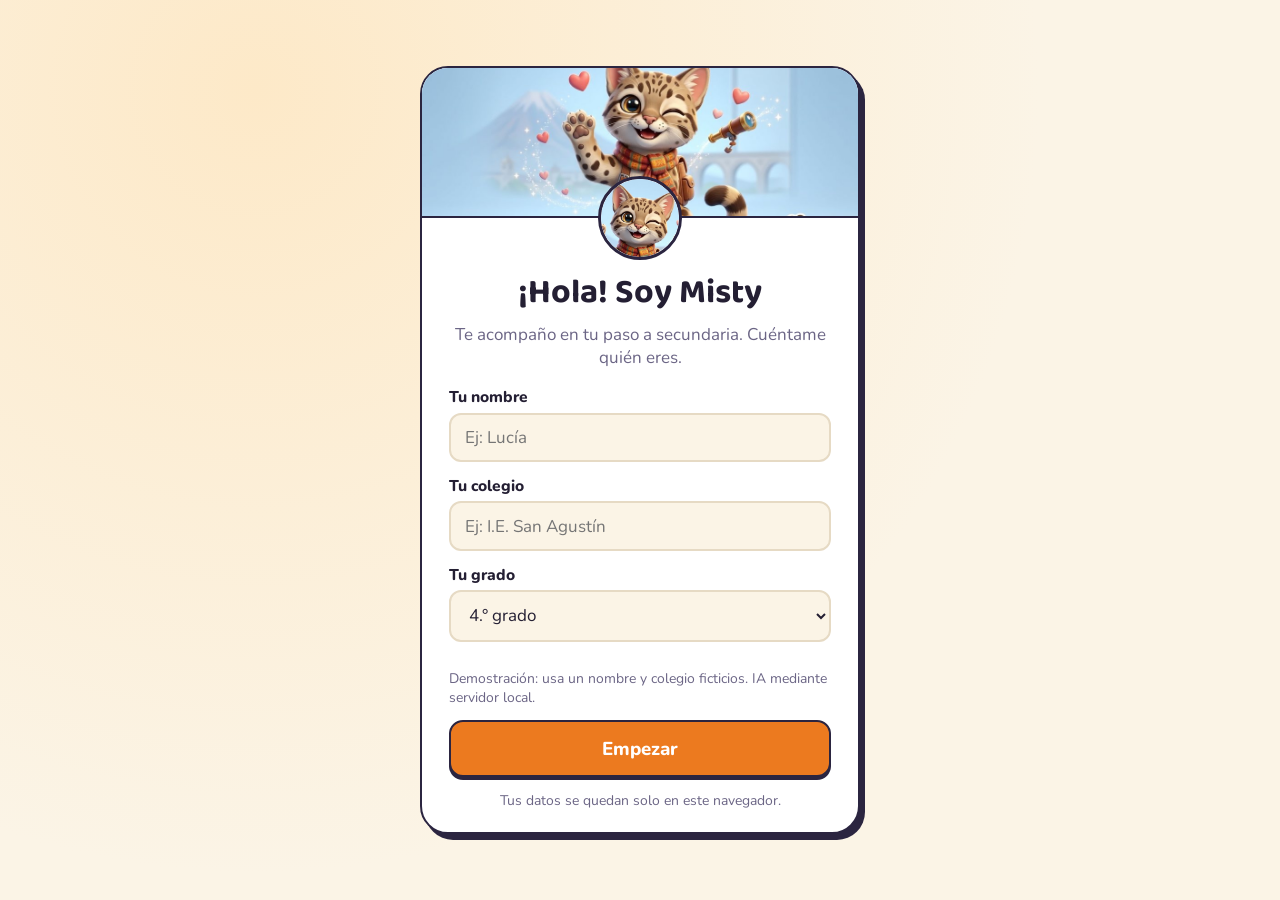
<file: index.html>
<!DOCTYPE html>
<html lang="es">
<head>
  <meta charset="utf-8">
  <meta name="viewport" content="width=device-width, initial-scale=1">
  <title>Misty · tu gata guía</title>
  <link rel="preconnect" href="https://fonts.googleapis.com">
  <link rel="preconnect" href="https://fonts.gstatic.com" crossorigin>
  <link href="https://fonts.googleapis.com/css2?family=Baloo+2:wght@600;800&family=Nunito:wght@400;600;700;800&display=swap" rel="stylesheet">
  <link rel="stylesheet" href="style.css">
</head>
<body data-modo="tutor">
  <div id="toasts" aria-live="polite"></div>

  <!-- ============ REGISTRO DE ENTRADA ============ -->
  <section id="registro" class="screen hidden">
    <div class="reg-card">
      <div class="reg-banner"><img src="assets/misty-referencia.jpg" alt="Misty, la gata guía"></div>
      <div id="regCat" class="reg-cat"><img src="assets/misty-avatar.png" alt=""></div>
      <h1>¡Hola! Soy Misty</h1>
      <p class="reg-sub">Te acompaño en tu paso a secundaria. Cuéntame quién eres.</p>
      <form id="regForm" autocomplete="off">
        <label><span class="lab">Tu nombre</span>
          <input id="regNombre" required maxlength="40" placeholder="Ej: Lucía"></label>
        <label><span class="lab">Tu colegio</span>
          <input id="regColegio" required maxlength="80" placeholder="Ej: I.E. San Agustín"></label>
        <label><span class="lab">Tu grado</span>
          <select id="regGrado">
            <option value="4.° grado">4.° grado</option>
            <option value="5.° grado">5.° grado</option>
            <option value="6.° grado">6.° grado</option>
          </select></label>
        <input id="regKey" type="hidden" value="">
        <p class="fine">Demostración: usa un nombre y colegio ficticios. IA mediante servidor local.</p>
        <button class="btn primary big" type="submit">Empezar</button>
      </form>
      <p class="fine">Tus datos se quedan solo en este navegador.</p>
    </div>
  </section>

  <!-- ============ APP ============ -->
  <div id="app" class="hidden">
    <aside id="sidebar">
      <div class="brand"><img class="brand-img" src="assets/misty-avatar.png" alt=""><span>Misty</span></div>
      <div class="perfil-mini">
        <img class="perfil-img" src="assets/misty-avatar.png" alt="">
        <b id="sbNombre"></b>
        <small id="sbGrado"></small>
      </div>
      <nav>
        <p class="nav-tit">Aprendizaje</p>
        <button data-vista="inicio"><span>🏠</span>Inicio</button>
        <button data-vista="guia"><span>🧭</span>Mi ruta</button>
        <button data-vista="tutor"><span>💬</span>Tutor</button>
        <button data-panel="logros"><span>🏆</span>Logros</button>
        <button data-panel="areas"><span>📚</span>Áreas</button>
        <button data-panel="mapa"><span>🕸️</span>Mapa de progreso</button>
        <p class="nav-tit">Cuenta</p>
        <button data-panel="perfil"><span>👤</span>Perfil</button>
        <button data-panel="accesorios"><span>🧢</span>Accesorios</button>
        <button data-panel="reporte"><span>📄</span>Reporte</button>
        <button data-panel="config"><span>⚙️</span>Configuración</button>
      </nav>
    </aside>

    <main id="main">
      <section id="stage">
        <svg id="escena" viewBox="0 0 400 600" preserveAspectRatio="xMidYMid slice" aria-hidden="true">
          <defs>
            <linearGradient id="cielo" x1="0" y1="0" x2="0" y2="1"><stop offset="0" stop-color="#7fbdf2"/><stop offset=".65" stop-color="#cfe8fb"/><stop offset="1" stop-color="#f4f9ff"/></linearGradient>
            <linearGradient id="volcan" x1="0" y1="0" x2="0" y2="1"><stop offset="0" stop-color="#8a9cc2"/><stop offset="1" stop-color="#b7c6e0"/></linearGradient>
          </defs>
          <rect width="400" height="600" fill="url(#cielo)"/>
          <circle cx="330" cy="90" r="34" fill="#fff6c9" opacity=".85"/>
          <g fill="#fff" opacity=".9"><ellipse cx="90" cy="110" rx="46" ry="14"/><ellipse cx="122" cy="100" rx="30" ry="14"/><ellipse cx="300" cy="190" rx="52" ry="13"/><ellipse cx="270" cy="182" rx="26" ry="12"/></g>
          <path d="M-20 400 L70 300 L120 340 L170 290 L230 400Z" fill="#a9bbdb"/>
          <path d="M120 400 L250 205 L300 250 L330 235 L440 400Z" fill="url(#volcan)"/>
          <path d="M250 205 L222 247 L240 242 L252 262 L266 240 L284 250 L300 250Z" fill="#fff"/>
          <path d="M-20 430 Q100 380 220 420 T430 410 L430 600 L-20 600Z" fill="#cfe7c4"/>
          <rect x="0" y="470" width="400" height="130" fill="#f1e6cf"/>
          <g fill="#d9c7a0"><path d="M10 470 v-40 a30 30 0 0 1 60 0 v40z"/><path d="M110 470 v-52 a36 36 0 0 1 72 0 v52z"/><path d="M230 470 v-40 a30 30 0 0 1 60 0 v40z"/><path d="M330 470 v-52 a36 36 0 0 1 72 0 v52z"/></g>
          <g fill="#f8f1e0"><path d="M18 470 v-36 a22 22 0 0 1 44 0 v36z"/><path d="M120 470 v-48 a26 26 0 0 1 52 0 v48z"/><path d="M238 470 v-36 a22 22 0 0 1 44 0 v36z"/><path d="M340 470 v-48 a26 26 0 0 1 52 0 v48z"/></g>
          <rect x="0" y="470" width="400" height="8" fill="#c9b78c"/>
        </svg>
        <div id="stageCat"></div>
        <div id="floatLayer"></div>
      </section>

      <section id="content">
        <header id="topbar">
          <button id="menuBtn" class="icon-btn" aria-label="Menú">☰</button>
          <div id="modoSwitch" role="group" aria-label="Vista">
            <button data-vista="inicio" aria-pressed="true">🏠 Inicio</button>
            <button data-vista="guia" data-modo="guia" aria-pressed="false">🧭 Guía</button>
            <button data-vista="tutor" data-modo="tutor" aria-pressed="false">🎓 Tutor</button>
          </div>
          <div id="hud">
            <span id="hudNivel" class="pill">Nivel 1</span>
            <div class="bar" title="Progreso al siguiente nivel"><div id="hudBarra"></div></div>
            <span id="hudPts" class="hud-pts">0 pts</span>
            <span id="hudRacha" class="pill racha" title="Días seguidos">🔥 0</span>
          </div>
        </header>

        <div id="vistaInicio" class="vista"></div>

        <div id="vistaAprender" class="vista">
          <section id="panel">
            <div id="rutaPanel" class="ruta hidden">
              <div class="ruta-head">
                <select id="rutaSel" aria-label="Mis rutas"></select>
                <span id="rutaArea" class="badge"></span>
              </div>
              <div id="rutaNodos" class="ruta-nodos"></div>
            </div>
            <div id="chatLog" aria-live="polite"></div>
          </section>

          <form id="chatBar" autocomplete="off">
            <div id="fotoPrev" class="foto-prev hidden"></div>
            <div class="bar-row">
              <div class="input-pill">
                <button type="button" id="btnFoto" class="icon-btn flat" title="Subir foto del cuaderno" aria-label="Subir foto">📷</button>
                <input id="fotoInput" type="file" accept="image/*" hidden>
                <input id="chatInput" type="text" maxlength="600" placeholder="Escribe aquí…" aria-label="Mensaje">
                <button type="button" id="btnMic" class="icon-btn flat" title="Hablar" aria-label="Micrófono">🎤</button>
              </div>
              <button type="submit" id="btnEnviar" class="btn primary send" aria-label="Enviar">➤</button>
            </div>
          </form>
        </div>
      </section>
    </main>
  </div>

  <!-- ============ HOJA DE LECCIÓN ============ -->
  <div id="hoja" class="hoja hidden" role="dialog" aria-modal="true" aria-label="Lección">
    <div id="hojaBox" class="hoja-box"></div>
  </div>

  <!-- ============ MODAL ============ -->
  <div id="modal" class="modal hidden" role="dialog" aria-modal="true" aria-labelledby="modalTitle">
    <div class="modal-box">
      <header><h2 id="modalTitle"></h2><button id="modalClose" class="icon-btn flat" aria-label="Cerrar">✕</button></header>
      <div id="modalBody"></div>
    </div>
  </div>

  <!-- Three.js local (vendor/). Si falta, Misty usa su versión 2D automáticamente. -->
  <script src="vendor/three.min.js"></script>
  <script src="js/curriculum.js"></script>
  <script src="js/cat.js"></script>
  <script src="js/ai.js"></script>
  <script src="js/voice.js"></script>
  <script src="js/app.js"></script>
</body>
</html>
</file>
<file: style.css>
:root {
  --bg: #fbf4e6;
  --bg2: #fde9c8;
  --panel: #ffffff;
  --ink: #241f33;
  --ink2: #6b6585;
  --line: #e6dac4;
  --edge: #2b2540;
  --primary: #ec7a1f;
  --primary-ink: #ffffff;
  --accent: #f6b73c;
  --good: #1f9d63;
  --good-bg: #dff6e8;
  --bad: #e0474c;
  --bad-bg: #fde3e4;
  --amarillo: #ffe7a0; --azul: #cfe2ff; --naranja: #ffd2a6; --rosa: #ffd3de; --menta: #cdf1dc;
  --shadow: 0 6px 22px rgba(80, 50, 20, .12);
  --radius: 20px;
  --font: "Nunito", system-ui, -apple-system, "Segoe UI", Roboto, sans-serif;
  --font-display: "Baloo 2", "Nunito", system-ui, sans-serif;
}
body.dark {
  --bg: #17152a; --bg2: #26213f; --panel: #221e3b; --ink: #f1eefc; --ink2: #b4aed0; --line: #3c365e;
  --edge: #0b0916; --primary: #f08a33; --good-bg: #17382c; --bad-bg: #44222a;
  --amarillo: #5b4a1c; --azul: #1f3358; --naranja: #5a3a1e; --rosa: #55263a; --menta: #1c4733;
  --shadow: 0 6px 22px rgba(0, 0, 0, .35);
}

* { box-sizing: border-box; }
html { font-size: 17px; }
body {
  margin: 0; font-family: var(--font); color: var(--ink);
  background: var(--bg); min-height: 100vh; min-height: 100dvh;
  -webkit-font-smoothing: antialiased;
}
.hidden { display: none !important; }
button { font-family: inherit; cursor: pointer; }
input, select { font-family: inherit; font-size: 1rem; color: var(--ink); }
h1, h2, h3 { font-family: var(--font-display); margin: 0; }

/* ----- botones ----- */
.btn {
  border: 2px solid var(--edge); border-radius: 14px; padding: .6rem 1.1rem; font-weight: 800; font-size: 1rem;
  background: var(--panel); color: var(--ink); box-shadow: 0 3px 0 var(--edge); transition: transform .08s, box-shadow .08s;
}
.btn:active { transform: translateY(3px); box-shadow: 0 0 0 var(--edge); }
.btn.primary { background: var(--primary); color: var(--primary-ink); }
.btn.big { padding: .8rem 1.4rem; font-size: 1.1rem; width: 100%; }
.btn.danger { background: var(--bad-bg); color: var(--bad); }
.btn[disabled] { opacity: .55; cursor: not-allowed; }
.icon-btn {
  border: 0; background: var(--bg2); width: 2.5rem; height: 2.5rem; border-radius: 50%;
  font-size: 1.15rem; display: grid; place-items: center; color: var(--ink); flex: none;
}
.icon-btn.flat { background: transparent; }
.icon-btn:hover { background: var(--bg2); }
.icon-btn.grabando { background: var(--bad); color: #fff; animation: pulso 1s infinite; }
@keyframes pulso { 50% { box-shadow: 0 0 0 8px rgba(224, 71, 76, .25); } }

/* ----- registro ----- */
.screen {
  min-height: 100vh; min-height: 100dvh; display: grid; place-items: center; padding: 1.2rem;
  background: radial-gradient(circle at 20% 10%, var(--bg2), var(--bg) 60%);
}
.reg-card {
  width: min(440px, 100%); background: var(--panel); border: 2px solid var(--edge); border-radius: 28px;
  box-shadow: 5px 6px 0 var(--edge); padding: 0 1.6rem 1.3rem; text-align: center; overflow: hidden;
}
.reg-banner { margin: 0 -1.6rem; height: 150px; overflow: hidden; background: #cfe5fb; border-bottom: 2px solid var(--edge); }
.reg-banner img { width: 100%; height: 100%; object-fit: cover; object-position: 50% 35%; display: block; }
.reg-cat { width: 84px; height: 84px; margin: -42px auto 0; position: relative; border-radius: 50%; border: 3px solid var(--edge); overflow: hidden; background: #fff; }
.reg-cat img { width: 100%; height: 100%; object-fit: cover; display: block; }
.reg-card h1 { font-size: 2rem; margin-top: .3rem; }
.reg-sub { color: var(--ink2); margin: .2rem 0 1rem; }
#regForm { display: grid; gap: .8rem; text-align: left; }
label { display: grid; gap: .25rem; }
.lab { font-weight: 800; font-size: .92rem; }
.lab small, .nota { font-weight: 600; color: var(--ink2); font-size: .8rem; }
.nota { display: block; }
label input:not([type=checkbox]):not([type=range]), label select, .form select {
  width: 100%; padding: .65rem .8rem; border-radius: 12px; border: 2px solid var(--line);
  background: var(--bg); outline: none;
}
label input:focus, label select:focus { border-color: var(--primary); }
.fine { color: var(--ink2); font-size: .82rem; margin: .8rem 0 0; }

/* ----- layout principal ----- */
#app {
  display: grid; grid-template-columns: 236px 1fr; height: 100vh; height: 100dvh; background: var(--bg);
}
#sidebar {
  background: var(--bg); border-right: 2px dashed var(--line); padding: 1rem .8rem;
  display: flex; flex-direction: column; gap: .8rem; overflow-y: auto; z-index: 20;
}
.brand { display: flex; align-items: center; gap: .5rem; font-family: var(--font-display); font-size: 1.7rem; font-weight: 800; padding: 0 .3rem; }
.brand-img { width: 2.2rem; height: 2.2rem; border-radius: 50%; border: 2px solid var(--edge); object-fit: cover; }
.perfil-mini { display: grid; justify-items: center; gap: .1rem; text-align: center; padding: .4rem 0 .2rem; }
.perfil-img { width: 64px; height: 64px; border-radius: 50%; border: 3px solid var(--edge); object-fit: cover; background: #fff; }
.perfil-mini b { font-family: var(--font-display); font-size: 1.1rem; margin-top: .2rem; }
.perfil-mini small { color: var(--ink2); font-weight: 700; }
#sidebar nav { display: grid; gap: .2rem; }
.nav-tit { margin: .7rem 0 .15rem .5rem; font-size: .72rem; font-weight: 800; letter-spacing: .08em; text-transform: uppercase; color: var(--ink2); }
#sidebar nav button {
  display: flex; align-items: center; gap: .6rem; text-align: left; border: 2px solid transparent; background: transparent;
  padding: .5rem .7rem; border-radius: 12px; font-weight: 700; font-size: .95rem; color: var(--ink);
}
#sidebar nav button:hover { background: var(--bg2); }
#sidebar nav button.activo { background: var(--amarillo); border-color: var(--edge); box-shadow: 0 2px 0 var(--edge); }
#sidebar nav button span { font-size: 1.15rem; width: 1.5rem; text-align: center; }

#main {
  display: grid; min-height: 0; gap: 1rem; padding: .9rem 1rem .9rem .9rem;
  grid-template-columns: minmax(270px, 35%) minmax(0, 1fr); grid-template-rows: minmax(0, 1fr);
}
#content { display: flex; flex-direction: column; min-height: 0; min-width: 0; gap: .7rem; }
#topbar { display: flex; align-items: center; gap: .6rem; flex-wrap: wrap; }
#menuBtn { display: none; }
#hud { display: flex; align-items: center; gap: .5rem; flex: 1; min-width: 0; justify-content: flex-end; }
.pill { background: var(--panel); border: 2px solid var(--edge); border-radius: 999px; padding: .15rem .7rem; font-weight: 800; font-size: .85rem; white-space: nowrap; }
.pill.racha { color: #d9570b; }
.bar { flex: 0 1 130px; height: 12px; background: var(--panel); border: 2px solid var(--edge); border-radius: 999px; overflow: hidden; }
.bar > div { height: 100%; width: 0; background: linear-gradient(90deg, var(--accent), var(--primary)); transition: width .5s; }
.hud-pts { font-weight: 800; font-size: .85rem; color: var(--ink2); white-space: nowrap; }
#modoSwitch { display: flex; background: var(--panel); border: 2px solid var(--edge); border-radius: 999px; padding: .2rem; box-shadow: 0 3px 0 var(--edge); }
#modoSwitch button { border: 0; background: transparent; padding: .35rem .9rem; border-radius: 999px; font-weight: 800; color: var(--ink2); font-size: .92rem; }
#modoSwitch button[aria-pressed="true"] { background: var(--primary); color: #fff; }

.vista { display: none; flex: 1; min-height: 0; flex-direction: column; gap: .6rem; }
body[data-vista="inicio"] #vistaInicio { display: block; overflow-y: auto; padding: .2rem .35rem 1rem 0; }
body:not([data-vista="inicio"]) #vistaAprender { display: flex; }

/* ----- escenario del gato ----- */
#stage {
  position: relative; min-height: 0; overflow: hidden; border: 2px solid var(--edge); border-radius: 26px;
  box-shadow: 4px 5px 0 var(--edge); background: #cfe8fb;
}
#escena { position: absolute; inset: 0; width: 100%; height: 100%; }
body.dark #escena { filter: brightness(.62) saturate(.9); }
#stageCat { position: absolute; inset: 0; }
.cat-canvas, .cat-svg { width: 100%; height: 100%; display: block; cursor: pointer; touch-action: manipulation; }
#floatLayer { position: absolute; inset: 0; pointer-events: none; overflow: hidden; }
.float-pts {
  position: absolute; left: 50%; top: 30%; transform: translateX(-50%); font-family: var(--font-display);
  font-weight: 800; font-size: 1.6rem; color: var(--good); text-shadow: 0 2px 0 #fff, 0 0 12px #fff;
  animation: sube 1.8s ease-out forwards; text-align: center; white-space: nowrap;
}
.float-pts small { display: block; font-size: .75rem; color: #4a4560; font-family: var(--font); font-weight: 800; }
@keyframes sube { 0% { opacity: 0; transform: translate(-50%, 20px) scale(.7); } 15% { opacity: 1; transform: translate(-50%, 0) scale(1.1); } 100% { opacity: 0; transform: translate(-50%, -90px) scale(1); } }

/* ----- dashboard (Inicio) ----- */
.dgrid { display: grid; grid-template-columns: repeat(2, minmax(0, 1fr)); gap: .9rem; }
.dgrid > .ancho2 { grid-column: 1 / -1; }
.saludo { display: flex; align-items: center; gap: .9rem; flex-wrap: wrap; }
.saludo h2 { font-size: 2rem; }
.saludo-burbuja { display: flex; align-items: center; gap: .5rem; background: var(--amarillo); border: 2px solid var(--edge); border-radius: 16px; padding: .35rem .8rem .35rem .4rem; font-weight: 700; font-size: .9rem; position: relative; }
.saludo-burbuja img { width: 2.3rem; height: 2.3rem; border-radius: 50%; border: 2px solid var(--edge); object-fit: cover; background: #fff; }
.stats4 { display: grid; grid-template-columns: repeat(4, minmax(0, 1fr)); gap: .7rem; }
.stat-card {
  border: 2px solid var(--edge); border-radius: 18px; padding: .7rem .8rem; position: relative; overflow: hidden;
  box-shadow: 3px 4px 0 var(--edge); min-height: 92px; display: grid; align-content: start;
}
.stat-card b { font-family: var(--font-display); font-size: 1.25rem; line-height: 1.1; }
.stat-card small { font-weight: 700; color: var(--ink2); }
.stat-card i { position: absolute; right: .5rem; bottom: .2rem; font-style: normal; font-size: 2.1rem; }
.stat-card.yellow { background: var(--amarillo); } .stat-card.blue { background: var(--azul); }
.stat-card.orange { background: var(--naranja); } .stat-card.pink { background: var(--rosa); }
.dcard { background: var(--panel); border: 2px solid var(--edge); border-radius: 20px; padding: .9rem 1rem; box-shadow: 3px 4px 0 var(--edge); display: grid; gap: .55rem; align-content: start; }
.dcard h3 { font-size: 1.1rem; }
.dcard .sub { color: var(--ink2); font-size: .85rem; font-weight: 700; margin: -.35rem 0 0; }
.dcard.tint-y { background: var(--amarillo); } .dcard.tint-b { background: var(--azul); } .dcard.tint-m { background: var(--menta); }
.dbar { display: grid; gap: .15rem; font-size: .85rem; font-weight: 800; }
.dbar > div:first-child { display: flex; justify-content: space-between; }
.dbar .pista { height: 11px; border: 2px solid var(--edge); border-radius: 99px; background: var(--panel); overflow: hidden; }
.dbar .pista > div { height: 100%; background: var(--primary); border-radius: 99px; }
.dcard .btn { justify-self: start; padding: .4rem 1rem; font-size: .92rem; }
.donut { width: 118px; height: 118px; border-radius: 50%; display: grid; place-items: center; margin: 0 auto; border: 2px solid var(--edge); }
.donut > div { width: 76px; height: 76px; border-radius: 50%; background: var(--panel); border: 2px solid var(--edge); display: grid; place-items: center; font-family: var(--font-display); font-size: 1.4rem; font-weight: 800; }
.leyenda { display: grid; gap: .15rem; font-size: .82rem; font-weight: 700; }
.leyenda span::before { content: ""; display: inline-block; width: .6rem; height: .6rem; border-radius: 50%; background: var(--c, var(--primary)); margin-right: .4rem; border: 1px solid var(--edge); }
.cal { display: grid; grid-template-columns: repeat(7, 1fr); gap: .25rem; text-align: center; font-size: .78rem; font-weight: 800; }
.cal .dh { color: var(--ink2); }
.cal .dia { aspect-ratio: 1; display: grid; place-items: center; border-radius: 50%; }
.cal .dia.on { background: var(--primary); color: #fff; border: 2px solid var(--edge); }
.cal .dia.hoy { outline: 2px dashed var(--edge); outline-offset: 1px; }
.podio { display: grid; grid-template-columns: repeat(3, 1fr); align-items: end; gap: .4rem; min-height: 120px; text-align: center; font-size: .78rem; font-weight: 800; }
.podio > div { display: grid; gap: .1rem; justify-items: center; }
.podio .col { width: 100%; border: 2px solid var(--edge); border-radius: 10px 10px 0 0; background: var(--accent); display: grid; place-items: center; font-family: var(--font-display); font-size: 1.2rem; }
.podio .p1 .col { height: 70px; background: var(--primary); color: #fff; } .podio .p2 .col { height: 50px; } .podio .p3 .col { height: 34px; background: var(--azul); }
.podio .ic { font-size: 1.5rem; }

/* ----- panel: ruta + chat ----- */
#panel { display: flex; flex-direction: column; min-height: 0; flex: 1; gap: .6rem; }
#chatLog {
  flex: 1; min-height: 0; overflow-y: auto; background: var(--panel); border: 2px solid var(--edge); border-radius: var(--radius);
  padding: .9rem; display: flex; flex-direction: column; gap: .6rem; scroll-behavior: smooth;
}
body[data-vista="guia"] #chatLog { flex: 0 0 auto; max-height: 24%; min-height: 84px; }
.msg { display: flex; gap: .5rem; align-items: flex-end; max-width: 100%; }
.msg.yo { justify-content: flex-end; }
.msg .avatar { width: 2.1rem; height: 2.1rem; border-radius: 50%; border: 2px solid var(--edge); object-fit: cover; flex: none; background: #fff; }
.bubble { padding: .6rem .9rem; border-radius: 18px; line-height: 1.4; max-width: 88%; overflow-wrap: anywhere; white-space: pre-wrap; }
.msg.misty .bubble { background: var(--bg2); border-bottom-left-radius: 6px; }
.msg.yo .bubble { background: var(--primary); color: #fff; border-bottom-right-radius: 6px; }
.msg.error .bubble { background: var(--bad-bg); color: var(--bad); }
.msg.sys { justify-content: center; }
.msg.sys .bubble { background: transparent; color: var(--ink2); font-size: .85rem; text-align: center; }
.bubble img.foto { display: block; max-width: 180px; max-height: 160px; border-radius: 12px; margin-bottom: .4rem; }
.typing span { display: inline-block; width: 8px; height: 8px; border-radius: 50%; background: var(--ink2); margin: 0 2px; animation: salto 1s infinite; }
.typing span:nth-child(2) { animation-delay: .15s; } .typing span:nth-child(3) { animation-delay: .3s; }
@keyframes salto { 40% { transform: translateY(-6px); } }
.typing small { margin-left: .4rem; color: var(--ink2); }
.chips { display: flex; flex-wrap: wrap; gap: .4rem; margin-top: .2rem; }
.chip { border: 2px solid var(--edge); background: var(--panel); color: var(--ink); border-radius: 999px; padding: .3rem .8rem; font-weight: 800; font-size: .88rem; box-shadow: 0 2px 0 var(--edge); }
.chip:hover { background: var(--amarillo); }

/* preguntas (hoja y tarjetas) */
.card { background: var(--bg); border: 2px solid var(--line); border-radius: 16px; padding: .9rem; width: 100%; display: grid; gap: .6rem; }
.card h3 { font-size: 1.1rem; }
.leccion { margin: 0; line-height: 1.5; background: var(--azul); border: 2px solid var(--edge); border-radius: 14px; padding: .7rem .9rem; }
.pregunta { margin: 0; font-weight: 800; font-size: 1.08rem; }
.opciones { display: grid; gap: .5rem; }
.opcion {
  text-align: left; border: 2px solid var(--edge); background: var(--panel); color: var(--ink); border-radius: 14px;
  padding: .65rem .85rem; font-weight: 700; display: flex; gap: .6rem; align-items: baseline; box-shadow: 0 3px 0 var(--edge); font-size: 1rem;
}
.opcion b { color: var(--primary); }
.opcion:hover:not([disabled]) { background: var(--amarillo); }
.opcion.ok { background: var(--good-bg); border-color: var(--good); box-shadow: 0 3px 0 var(--good); }
.opcion.mal { background: var(--bad-bg); border-color: var(--bad); box-shadow: 0 3px 0 var(--bad); animation: tiembla .35s; }
.opcion.elegida { background: var(--amarillo); }
@keyframes tiembla { 25% { transform: translateX(-5px); } 75% { transform: translateX(5px); } }
.feedback { font-weight: 700; line-height: 1.4; }
.feedback.ok { color: var(--good); } .feedback.mal { color: var(--bad); }
.acciones { display: flex; gap: .5rem; flex-wrap: wrap; }

/* hoja de lección */
.hoja { position: fixed; inset: 0; z-index: 40; background: rgba(20, 15, 40, .55); display: grid; place-items: center; padding: 1rem; }
.hoja-box { background: var(--bg); border: 2px solid var(--edge); border-radius: 26px; width: min(640px, 100%); max-height: 92vh; display: flex; flex-direction: column; box-shadow: 5px 6px 0 var(--edge); animation: asoma .22s ease-out; }
@keyframes asoma { from { transform: translateY(26px); opacity: 0; } }
.hoja-head { display: flex; align-items: center; gap: .6rem; padding: .8rem 1rem .3rem; }
.hoja-head .bar { flex: 1 1 auto; }
.hoja-etq { font-weight: 800; font-size: .85rem; color: var(--ink2); white-space: nowrap; }
.hoja-cuerpo { padding: .4rem 1.1rem 1.2rem; overflow-y: auto; display: grid; gap: .8rem; align-content: start; }
.hoja-cuerpo h3 { font-size: 1.35rem; }

/* ruta tipo Duolingo */
.ruta { flex: 1; min-height: 0; overflow-y: auto; background: var(--panel); border: 2px solid var(--edge); border-radius: var(--radius); display: flex; flex-direction: column; }
.ruta-head { display: flex; gap: .5rem; align-items: center; padding: .6rem .8rem; position: sticky; top: 0; z-index: 3; background: var(--panel); border-bottom: 2px solid var(--line); flex-wrap: wrap; }
.ruta-head select { flex: 1; min-width: 120px; padding: .4rem .6rem; border-radius: 10px; border: 2px solid var(--line); background: var(--bg); font-weight: 700; }
.badge { padding: .2rem .7rem; border-radius: 999px; color: #fff; font-weight: 800; font-size: .8rem; background: var(--primary); white-space: nowrap; }
.ruta-nodos { display: block; padding-bottom: 1rem; }
.unidad { display: flex; align-items: center; gap: .8rem; padding: .8rem 1rem; color: #fff; background: var(--primary); position: sticky; top: 3.4rem; z-index: 2; }
.unidad-tx { flex: 1; min-width: 0; display: grid; gap: .05rem; }
.unidad-tx b { font-size: .8rem; letter-spacing: .06em; text-transform: uppercase; opacity: .95; }
.unidad-tx h3 { font-size: 1.2rem; line-height: 1.15; }
.unidad-tx small { opacity: .92; font-weight: 700; }
.unidad-lib { border: 2px solid rgba(0, 0, 0, .25); background: rgba(255, 255, 255, .25); border-radius: 14px; width: 2.8rem; height: 2.8rem; font-size: 1.3rem; box-shadow: 0 3px 0 rgba(0, 0, 0, .25); }
.unidad.sig { position: static; margin-top: .8rem; }
.camino { display: grid; justify-items: center; padding: 1.4rem 0 .4rem; position: relative; }
.fila-camino { height: 96px; width: 100%; display: flex; justify-content: center; position: relative; }
.nodo-w { transform: translateX(var(--dx, 0)); position: relative; display: grid; justify-items: center; align-content: start; }
.nodo {
  --c: var(--primary); --s: rgba(0, 0, 0, .28);
  width: 78px; height: 68px; border-radius: 50%; border: 0; font-size: 1.6rem; font-weight: 800; color: #fff;
  display: grid; place-items: center; position: relative; background: var(--c); box-shadow: 0 7px 0 var(--s);
  transition: transform .08s, box-shadow .08s;
}
.nodo:active:not([disabled]) { transform: translateY(5px); box-shadow: 0 2px 0 var(--s); }
.nodo.hecho { --c: #f7c531; --s: #c98d0e; color: #b9650a; font-size: 1.8rem; }
.nodo.bloqueado, .nodo.cerrado { --c: #dfe1e8; --s: #b9bcc8; color: #8a8ea0; font-size: 1.35rem; }
body.dark .nodo.bloqueado, body.dark .nodo.cerrado { --c: #3b3757; --s: #28243e; }
.nodo.activo { animation: late 1.8s infinite; }
.nodo.cofre.listo { --c: #8a5a2b; --s: #5e3b17; animation: late 1.4s infinite; }
.nodo.cofre.abierto { --c: #f7c531; --s: #c98d0e; }
.nodo.trofeo.listo { --c: #f7c531; --s: #c98d0e; animation: late 1.4s infinite; }
.nodo[disabled] { cursor: not-allowed; }
@keyframes late { 50% { transform: scale(1.07); } }
.anillo { padding: 6px; border-radius: 50%; background: conic-gradient(#f7c531 var(--p, 0%), #e3e5ec 0); }
.empezar {
  position: absolute; top: -34px; left: 50%; transform: translateX(-50%); background: var(--panel); color: var(--c, var(--primary));
  border: 2px solid var(--line); border-radius: 12px; padding: .12rem .7rem; font-size: .8rem; font-weight: 800; letter-spacing: .05em;
  box-shadow: 0 3px 0 var(--line); white-space: nowrap; pointer-events: none;
}
.empezar::after { content: ""; position: absolute; left: 50%; bottom: -8px; width: 10px; height: 10px; background: var(--panel); border-right: 2px solid var(--line); border-bottom: 2px solid var(--line); transform: translateX(-50%) rotate(45deg); }
.nodo-t { margin-top: .5rem; font-size: .78rem; font-weight: 800; max-width: 150px; text-align: center; color: var(--ink2); line-height: 1.1; }
.deco { position: absolute; top: 4px; width: 78px; height: 78px; pointer-events: none; }
.deco img { width: 100%; height: 100%; border-radius: 50%; border: 3px solid var(--edge); object-fit: cover; background: #fff; }
.deco::after { content: ""; position: absolute; left: 8%; right: 8%; bottom: -6px; height: 12px; border-radius: 50%; background: rgba(0, 0, 0, .1); z-index: -1; }
.deco.gris img { filter: grayscale(1) opacity(.55); }
.ruta-vacia { display: grid; justify-items: center; text-align: center; gap: .6rem; padding: 1.6rem 1rem; color: var(--ink2); font-weight: 700; }
.ruta-vacia img { width: 86px; height: 86px; border-radius: 50%; border: 3px solid var(--edge); object-fit: cover; }

/* ----- barra de chat ----- */
#chatBar { flex: none; }
.bar-row { display: flex; gap: .5rem; align-items: center; }
.input-pill { flex: 1; display: flex; align-items: center; background: var(--panel); border: 2px solid var(--edge); border-radius: 999px; padding: .15rem .3rem; box-shadow: 0 3px 0 var(--edge); }
.input-pill:focus-within { border-color: var(--primary); }
.input-pill input { flex: 1; min-width: 0; border: 0; outline: none; background: transparent; padding: .55rem .5rem; }
.send { width: 3rem; height: 3rem; border-radius: 50%; padding: 0; font-size: 1.2rem; }
.foto-prev { margin: 0 0 .5rem; display: flex; align-items: center; gap: .6rem; background: var(--panel); border: 2px solid var(--edge); border-radius: 14px; padding: .4rem .6rem; width: fit-content; }
.foto-prev img { height: 56px; border-radius: 8px; }
.foto-prev button { border: 0; background: var(--bad-bg); color: var(--bad); border-radius: 50%; width: 1.8rem; height: 1.8rem; font-weight: 800; }

/* ----- toasts ----- */
#toasts { position: fixed; top: .8rem; left: 50%; transform: translateX(-50%); z-index: 100; display: grid; gap: .4rem; width: min(92vw, 420px); pointer-events: none; }
.toast { background: var(--ink); color: var(--bg); border-radius: 14px; padding: .65rem 1rem; font-weight: 700; box-shadow: var(--shadow); animation: entra .3s; }
.toast.logro { background: #fdc13b; color: #3b2a00; }
.toast.error { background: var(--bad); color: #fff; }
@keyframes entra { from { opacity: 0; transform: translateY(-14px); } }

/* ----- modal ----- */
.modal { position: fixed; inset: 0; background: rgba(20, 15, 40, .55); z-index: 50; display: grid; place-items: center; padding: 1rem; }
.modal-box { background: var(--panel); border-radius: 22px; width: min(640px, 100%); max-height: 90vh; display: flex; flex-direction: column; box-shadow: var(--shadow); }
.modal-box.ancho { width: min(860px, 100%); }
.modal-box > header { display: flex; justify-content: space-between; align-items: center; padding: 1rem 1.2rem .4rem; }
.modal-box h2 { font-size: 1.5rem; }
#modalBody { padding: .4rem 1.2rem 1.2rem; overflow-y: auto; }
.form { display: grid; gap: .9rem; }
.form .fila { display: flex; gap: .6rem; align-items: center; flex-wrap: wrap; }
.check { display: flex; flex-direction: row; align-items: center; gap: .6rem; font-weight: 700; }
.check input { width: 1.2rem; height: 1.2rem; }
input[type=range] { width: 100%; accent-color: var(--primary); }
.sep { border: 0; border-top: 2px dashed var(--line); margin: .2rem 0; }

.logros { display: grid; grid-template-columns: repeat(auto-fill, minmax(170px, 1fr)); gap: .7rem; }
.logro { border: 2px solid var(--line); border-radius: 16px; padding: .8rem; text-align: center; background: var(--bg); }
.logro .ico { font-size: 2rem; display: block; }
.logro b { display: block; margin-top: .2rem; }
.logro small { color: var(--ink2); }
.logro.bloq { filter: grayscale(1); opacity: .55; }

.area-card { border-radius: 16px; border: 2px solid var(--line); padding: .8rem; margin-bottom: .7rem; }
.area-card header { display: flex; justify-content: space-between; align-items: center; margin-bottom: .4rem; }
.area-card h3 { font-size: 1.15rem; }
.comp { display: grid; grid-template-columns: 1fr auto; gap: .1rem .6rem; font-size: .88rem; margin-top: .45rem; }
.comp .mini { grid-column: 1 / -1; height: 8px; border-radius: 99px; background: var(--bg2); overflow: hidden; }
.comp .mini > div { height: 100%; border-radius: 99px; }

.acc { display: flex; align-items: center; gap: .8rem; padding: .7rem; border: 2px solid var(--line); border-radius: 16px; margin-bottom: .6rem; }
.acc .ico { font-size: 2rem; }
.acc .txt { flex: 1; }
.acc small { color: var(--ink2); }

canvas.graph { width: 100%; height: min(60vh, 460px); background: var(--bg); border-radius: 16px; border: 2px solid var(--line); touch-action: none; display: block; }
.graph-leyenda { display: flex; gap: .8rem; flex-wrap: wrap; font-size: .8rem; color: var(--ink2); margin-top: .5rem; }
.graph-leyenda i { display: inline-block; width: .7rem; height: .7rem; border-radius: 50%; margin-right: .3rem; }

.reporte-prev { display: grid; gap: .6rem; }
.stat-grid { display: grid; grid-template-columns: repeat(auto-fit, minmax(120px, 1fr)); gap: .6rem; }
.stat { background: var(--bg); border-radius: 14px; padding: .7rem; text-align: center; }
.stat b { display: block; font-size: 1.5rem; font-family: var(--font-display); }
.stat small { color: var(--ink2); }

/* ----- responsive ----- */
@media (max-width: 1100px) { .stats4 { grid-template-columns: repeat(2, minmax(0, 1fr)); } }
@media (max-width: 900px) {
  #app { grid-template-columns: 1fr; }
  #sidebar { position: fixed; inset: 0 auto 0 0; width: 250px; transform: translateX(-105%); transition: transform .25s; box-shadow: var(--shadow); }
  #sidebar.abierto { transform: none; }
  #menuBtn { display: grid; }
  #main { grid-template-columns: 1fr; grid-template-rows: minmax(120px, 22vh) minmax(0, 1fr); padding: .6rem; gap: .6rem; }
  .dgrid { grid-template-columns: 1fr; }
  .saludo h2 { font-size: 1.6rem; }
  .bar { flex-basis: 70px; }
  .hud-pts { display: none; }
  #modoSwitch { flex: 1; } #modoSwitch button { flex: 1; padding: .35rem .3rem; }
  #hud { flex-basis: 100%; order: 3; justify-content: space-between; }
  .bar { flex: 1 1 auto; }
  .unidad { top: 5.2rem; }
  body[data-vista="guia"] #chatLog { max-height: 15%; min-height: 60px; }
}
@media (max-height: 560px) and (min-width: 901px) { .bar { flex-basis: 90px; } }
@media (prefers-reduced-motion: reduce) { * { animation: none !important; transition: none !important; } }
</file>
